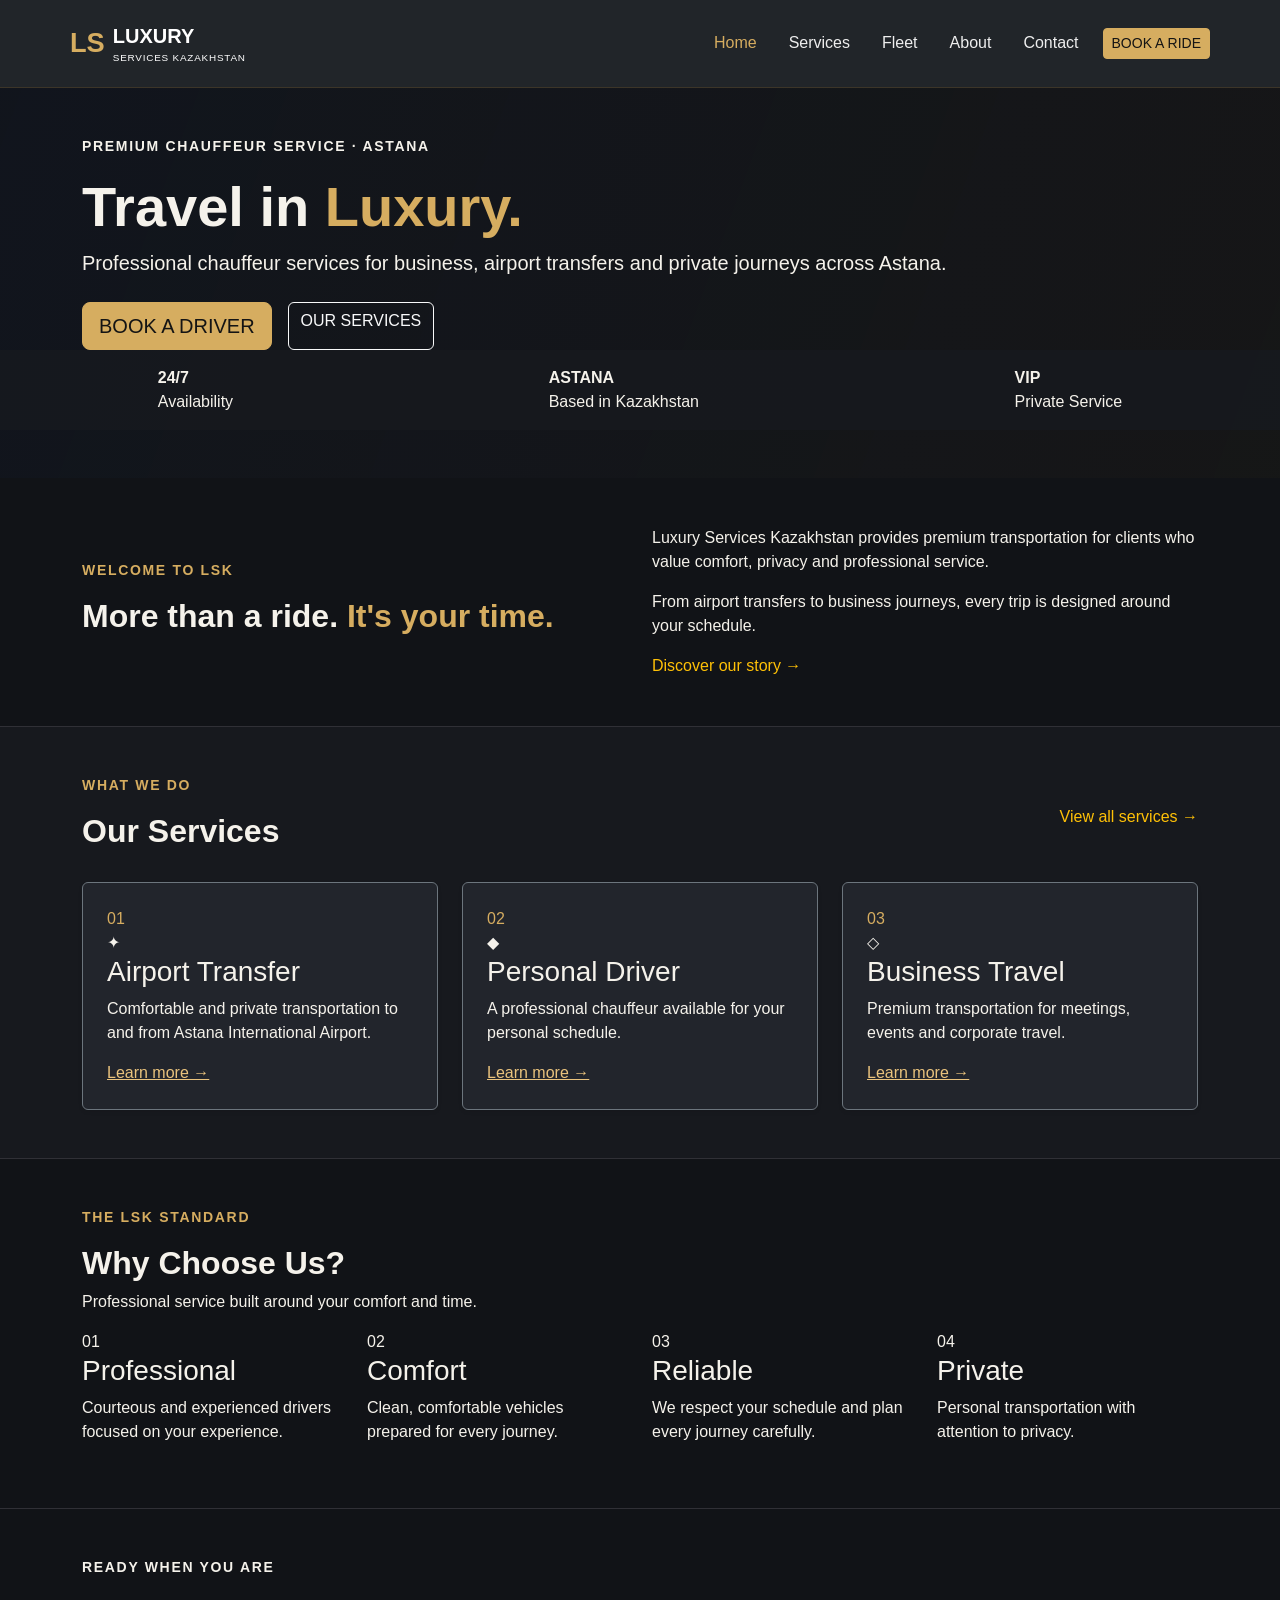
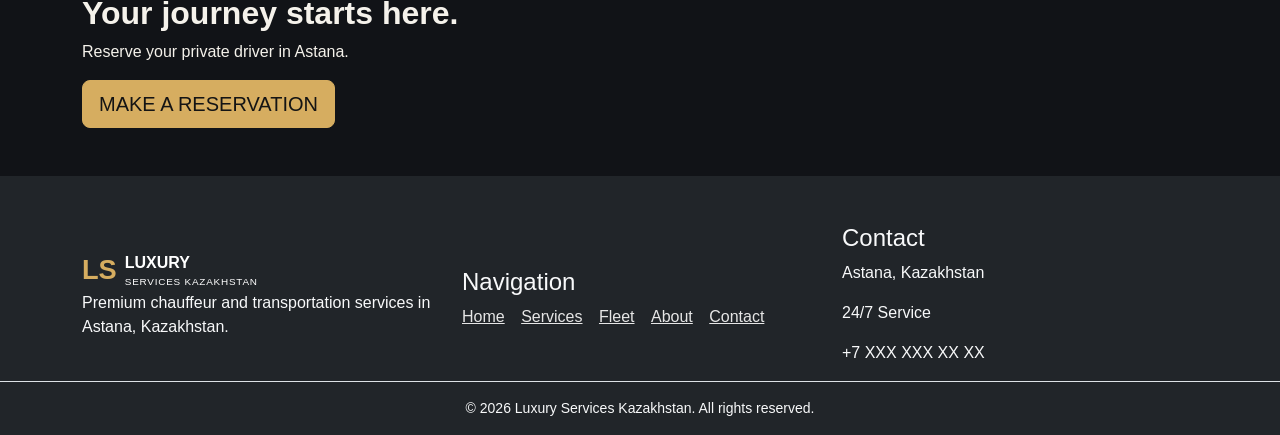
<file: index.html>
<!DOCTYPE html>

<html lang="en">
<head><!-- Bootstrap 5.3.3 via CDN --><link href="https://cdn.jsdelivr.net/npm/bootstrap@5.3.3/dist/css/bootstrap.min.css" rel="stylesheet"/>
<meta charset="utf-8"/>
<meta content="width=device-width, initial-scale=1.0" name="viewport"/>
<title>Luxury Services Kazakhstan | Premium Chauffeur</title>
<link href="style.css" rel="stylesheet"/></head>
<body>
<header class="header navbar-dark bg-dark">
<div class="container nav navbar navbar-expand-lg py-3 gap-3 w-100" data-bs-theme="dark">
<a class="logo navbar-brand d-flex align-items-center gap-2 me-auto" href="index.html">
<span>LS</span>
<div>
<strong>LUXURY</strong>
<small>SERVICES KAZAKHSTAN</small>
</div>
</a>
<button aria-controls="mainNavigation" aria-expanded="false" aria-label="Toggle navigation" class="navbar-toggler" data-bs-target="#mainNavigation" data-bs-toggle="collapse" type="button"><span class="navbar-toggler-icon"></span></button><nav class="collapse navbar-collapse justify-content-end gap-lg-3" id="mainNavigation">
<a class="active nav-link px-2" href="index.html">Home</a>
<a class="nav-link px-2" href="services.html">Services</a>
<a class="nav-link px-2" href="fleet.html">Fleet</a>
<a class="nav-link px-2" href="about.html">About</a>
<a class="nav-link px-2" href="contact.html">Contact</a>
</nav>
<a class="btn btn-warning btn-sm d-none d-lg-inline-block" href="contact.html">
            BOOK A RIDE
        </a>
</div>
</header>
<main>
<section class="hero py-5">
<div class="hero-content container w-100">
<p class="eyebrow small fw-semibold text-uppercase">PREMIUM CHAUFFEUR SERVICE · ASTANA</p>
<h1 class="display-4 fw-bold">
            Travel in
            <span>Luxury.</span>
</h1>
<p class="hero-text lead">
            Professional chauffeur services for business,
            airport transfers and private journeys across Astana.
        </p>
<div class="d-flex flex-wrap gap-3 mt-4">
<a class="btn btn-warning btn-lg" href="contact.html">
                BOOK A DRIVER
            </a>
<a class="btn btn-outline-light" href="services.html">
                OUR SERVICES
            </a>
</div>
</div>
<div class="hero-bottom container-fluid d-flex flex-wrap justify-content-around gap-4 py-3">
<div>
<strong>24/7</strong>
<span>Availability</span>
</div>
<div>
<strong>ASTANA</strong>
<span>Based in Kazakhstan</span>
</div>
<div>
<strong>VIP</strong>
<span>Private Service</span>
</div>
</div>
</section>
<section class="intro section py-5">
<div class="container w-100"><div class="row g-4 align-items-center">
<div class="col-12 col-md-6">
<p class="eyebrow gold small fw-semibold text-uppercase">WELCOME TO LSK</p>
<h2 class="fw-semibold">
                More than a ride.
                <span>It's your time.</span>
</h2>
</div>
<div class="col-12 col-md-6">
<p>
                Luxury Services Kazakhstan provides premium
                transportation for clients who value comfort,
                privacy and professional service.
            </p>
<p>
                From airport transfers to business journeys,
                every trip is designed around your schedule.
            </p>
<a class="text-link link-warning text-decoration-none" href="about.html">
                Discover our story →
            </a>
</div>
</div></div>
</section>
<section class="services-preview section dark-section py-5">
<div class="container w-100">
<div class="section-heading d-flex flex-wrap justify-content-between align-items-center gap-3 mb-4">
<div>
<p class="eyebrow gold small fw-semibold text-uppercase">WHAT WE DO</p>
<h2 class="fw-semibold">Our Services</h2>
</div>
<a class="text-link link-warning text-decoration-none" href="services.html">
                View all services →
            </a>
</div>
<div class="row g-4">
<!-- Bootstrap card component: adapted with chauffeur service descriptions and numbering --><div class="col-12 col-md-6 col-lg-4"><article class="service-card card p-4 shadow-sm border-secondary h-100">
<span class="service-number">01</span>
<div class="service-icon">✦</div>
<h3>Airport Transfer</h3>
<p>
                    Comfortable and private transportation
                    to and from Astana International Airport.
                </p>
<a href="services.html">Learn more →</a>
</article></div>
<!-- Bootstrap card component: adapted with chauffeur service descriptions and numbering --><div class="col-12 col-md-6 col-lg-4"><article class="service-card card p-4 shadow-sm border-secondary h-100">
<span class="service-number">02</span>
<div class="service-icon">◆</div>
<h3>Personal Driver</h3>
<p>
                    A professional chauffeur available
                    for your personal schedule.
                </p>
<a href="services.html">Learn more →</a>
</article></div>
<!-- Bootstrap card component: adapted with chauffeur service descriptions and numbering --><div class="col-12 col-md-6 col-lg-4"><article class="service-card card p-4 shadow-sm border-secondary h-100">
<span class="service-number">03</span>
<div class="service-icon">◇</div>
<h3>Business Travel</h3>
<p>
                    Premium transportation for meetings,
                    events and corporate travel.
                </p>
<a href="services.html">Learn more →</a>
</article></div>
</div>
</div>
</section>
<section class="why section py-5">
<div class="container w-100">
<div class="center-heading">
<p class="eyebrow gold small fw-semibold text-uppercase">THE LSK STANDARD</p>
<h2 class="fw-semibold">Why Choose Us?</h2>
<p>
                Professional service built around
                your comfort and time.
            </p>
</div>
<div class="features row g-4">
<div class="col-12 col-md-6 col-lg-3">
<span>01</span>
<h3>Professional</h3>
<p>
                    Courteous and experienced drivers
                    focused on your experience.
                </p>
</div>
<div class="col-12 col-md-6 col-lg-3">
<span>02</span>
<h3>Comfort</h3>
<p>
                    Clean, comfortable vehicles
                    prepared for every journey.
                </p>
</div>
<div class="col-12 col-md-6 col-lg-3">
<span>03</span>
<h3>Reliable</h3>
<p>
                    We respect your schedule
                    and plan every journey carefully.
                </p>
</div>
<div class="col-12 col-md-6 col-lg-3">
<span>04</span>
<h3>Private</h3>
<p>
                    Personal transportation
                    with attention to privacy.
                </p>
</div>
</div>
</div>
</section>
<section class="cta py-5">
<div class="container cta-content w-100">
<p class="eyebrow small fw-semibold text-uppercase">READY WHEN YOU ARE</p>
<h2 class="fw-semibold">Your journey starts here.</h2>
<p>
            Reserve your private driver in Astana.
        </p>
<a class="btn btn-warning btn-lg" href="contact.html">
            MAKE A RESERVATION
        </a>
</div>
</section>
</main>
<footer class="footer bg-dark text-light pt-5">
<div class="container w-100"><div class="row g-4 align-items-center">
<div class="footer-brand col-12 col-md-4">
<div class="logo d-flex align-items-center gap-2">
<span class="">LS</span>
<div class="">
<strong>LUXURY</strong>
<small>SERVICES KAZAKHSTAN</small>
</div>
</div>
<p>
                Premium chauffeur and transportation
                services in Astana, Kazakhstan.
            </p>
</div>
<div class="col-12 col-md-4">
<h4>Navigation</h4>
<a href="index.html">Home</a>
<a href="services.html">Services</a>
<a href="fleet.html">Fleet</a>
<a href="about.html">About</a>
<a href="contact.html">Contact</a>
</div>
<div class="col-12 col-md-4">
<h4>Contact</h4>
<p>Astana, Kazakhstan</p>
<p>24/7 Service</p>
<p>+7 XXX XXX XX XX</p>
</div>
</div></div>
<div class="copyright text-center small py-3 border-top">
        © 2026 Luxury Services Kazakhstan. All rights reserved.
    </div>
</footer>
<script src="https://cdn.jsdelivr.net/npm/bootstrap@5.3.3/dist/js/bootstrap.bundle.min.js"></script></body>
</html>
</file>
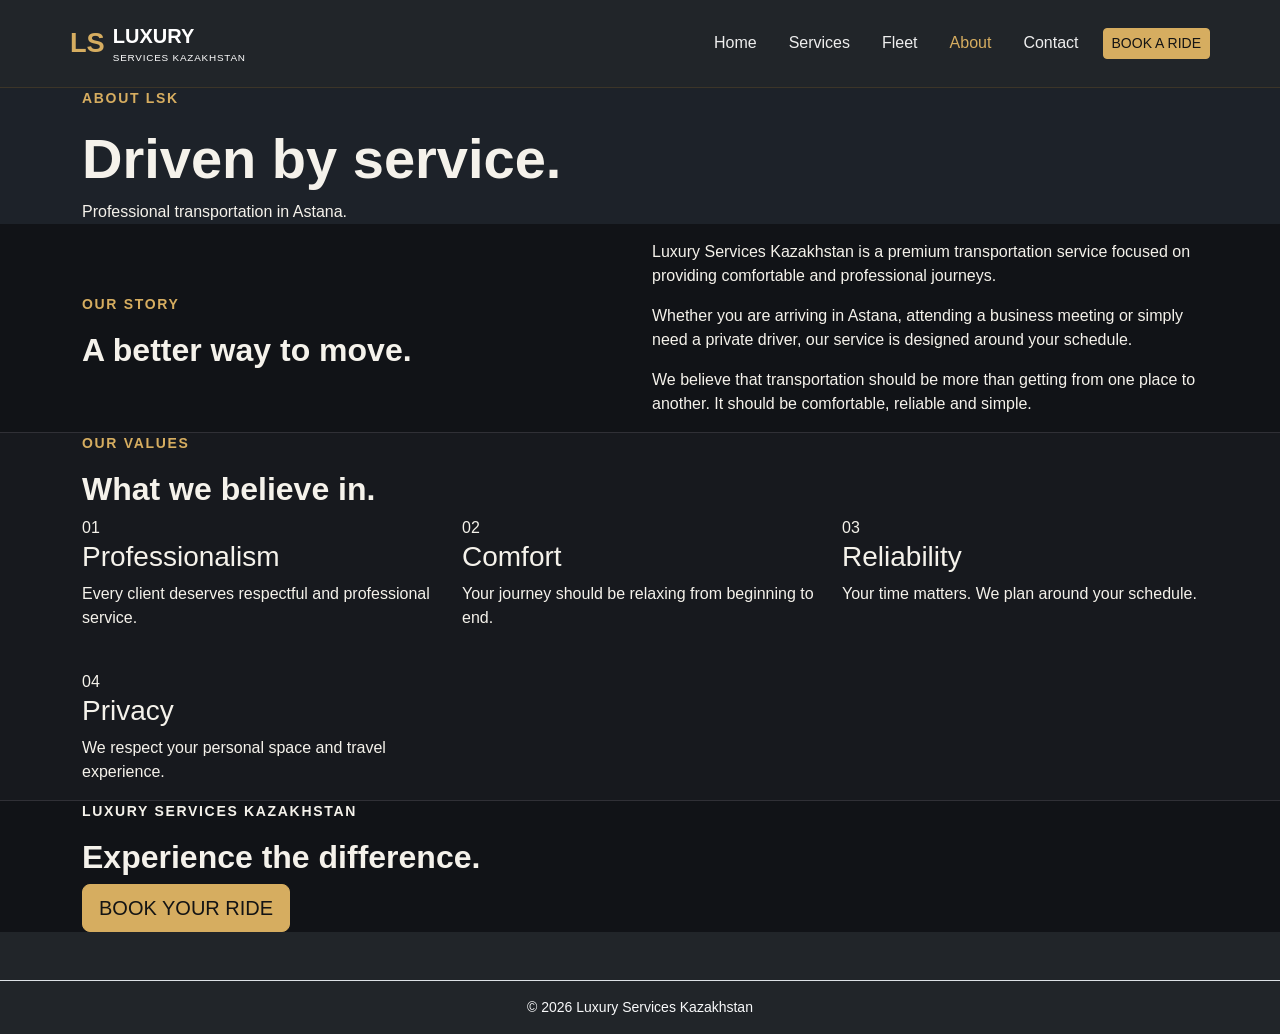
<file: about.html>
<!DOCTYPE html>

<html lang="en">
<head><!-- Bootstrap 5.3.3 via CDN --><link href="https://cdn.jsdelivr.net/npm/bootstrap@5.3.3/dist/css/bootstrap.min.css" rel="stylesheet"/>
<meta charset="utf-8"/>
<meta content="width=device-width, initial-scale=1.0" name="viewport"/>
<title>About | Luxury Services Kazakhstan</title>
<link href="style.css" rel="stylesheet"/></head>
<body>
<header class="header navbar-dark bg-dark">
<div class="container nav navbar navbar-expand-lg py-3 gap-3 w-100" data-bs-theme="dark">
<a class="logo navbar-brand d-flex align-items-center gap-2 me-auto" href="index.html">
<span>LS</span>
<div>
<strong>LUXURY</strong>
<small>SERVICES KAZAKHSTAN</small>
</div>
</a>
<button aria-controls="mainNavigation" aria-expanded="false" aria-label="Toggle navigation" class="navbar-toggler" data-bs-target="#mainNavigation" data-bs-toggle="collapse" type="button"><span class="navbar-toggler-icon"></span></button><nav class="collapse navbar-collapse justify-content-end gap-lg-3" id="mainNavigation">
<a class="nav-link px-2" href="index.html">Home</a>
<a class="nav-link px-2" href="services.html">Services</a>
<a class="nav-link px-2" href="fleet.html">Fleet</a>
<a class="active nav-link px-2" href="about.html">About</a>
<a class="nav-link px-2" href="contact.html">Contact</a>
</nav>
<a class="btn btn-warning btn-sm d-none d-lg-inline-block" href="contact.html">
            BOOK A RIDE
        </a>
</div>
</header>
<section class="page-hero">
<div class="container w-100">
<p class="eyebrow gold small fw-semibold text-uppercase">ABOUT LSK</p>
<h1 class="display-4 fw-bold">Driven by service.</h1>
<p>
            Professional transportation in Astana.
        </p>
</div>
</section>
<section class="section">
<div class="container w-100"><div class="row g-4 align-items-center">
<div class="col-12 col-md-6">
<p class="eyebrow gold small fw-semibold text-uppercase">
                OUR STORY
            </p>
<h2 class="fw-semibold">
                A better way
                to move.
            </h2>
</div>
<div class="about-text col-12 col-md-6">
<p>
                Luxury Services Kazakhstan is a premium
                transportation service focused on providing
                comfortable and professional journeys.
            </p>
<p>
                Whether you are arriving in Astana,
                attending a business meeting or simply
                need a private driver, our service is
                designed around your schedule.
            </p>
<p>
                We believe that transportation should be
                more than getting from one place to another.
                It should be comfortable, reliable and simple.
            </p>
</div>
</div></div>
</section>
<section class="dark-section section">
<div class="container w-100">
<div class="center-heading">
<p class="eyebrow gold small fw-semibold text-uppercase">
                OUR VALUES
            </p>
<h2 class="fw-semibold">What we believe in.</h2>
</div>
<div class="row g-4">
<div class="value col-12 col-md-6 col-lg-4">
<span>01</span>
<h3>Professionalism</h3>
<p>
                    Every client deserves respectful
                    and professional service.
                </p>
</div>
<div class="value col-12 col-md-6 col-lg-4">
<span>02</span>
<h3>Comfort</h3>
<p>
                    Your journey should be relaxing
                    from beginning to end.
                </p>
</div>
<div class="value col-12 col-md-6 col-lg-4">
<span>03</span>
<h3>Reliability</h3>
<p>
                    Your time matters.
                    We plan around your schedule.
                </p>
</div>
<div class="value col-12 col-md-6 col-lg-4">
<span>04</span>
<h3>Privacy</h3>
<p>
                    We respect your personal space
                    and travel experience.
                </p>
</div>
</div>
</div>
</section>
<section class="cta">
<div class="container cta-content w-100">
<p class="eyebrow small fw-semibold text-uppercase">LUXURY SERVICES KAZAKHSTAN</p>
<h2 class="fw-semibold">Experience the difference.</h2>
<a class="btn btn-warning btn-lg" href="contact.html">
            BOOK YOUR RIDE
        </a>
</div>
</section>
<footer class="footer bg-dark text-light pt-5">
<div class="copyright text-center small py-3 border-top">
        © 2026 Luxury Services Kazakhstan
    </div>
</footer>
<script src="https://cdn.jsdelivr.net/npm/bootstrap@5.3.3/dist/js/bootstrap.bundle.min.js"></script></body>
</html>
</file>
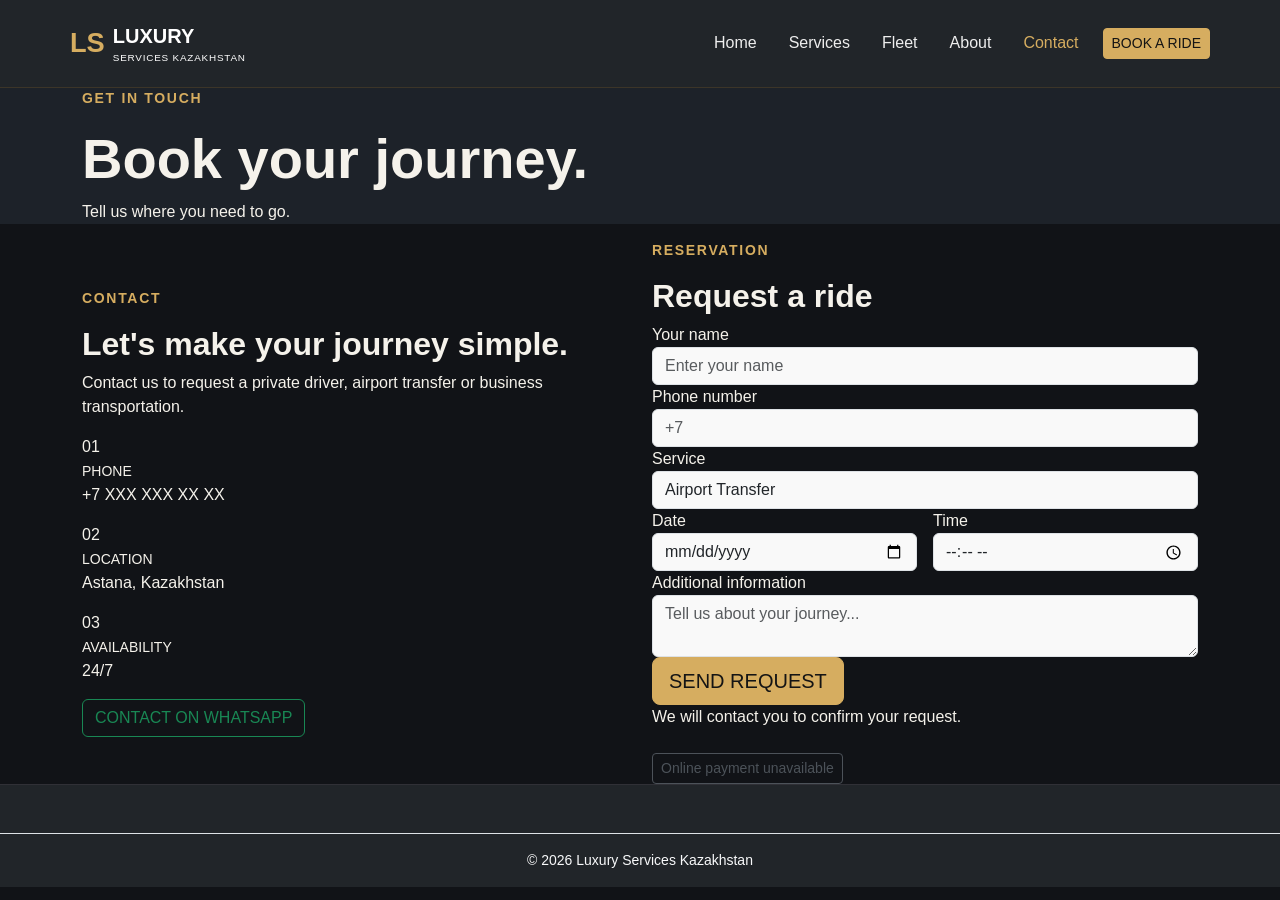
<file: contact.html>
<!DOCTYPE html>

<html lang="en">
<head><!-- Bootstrap 5.3.3 via CDN --><link href="https://cdn.jsdelivr.net/npm/bootstrap@5.3.3/dist/css/bootstrap.min.css" rel="stylesheet"/>
<meta charset="utf-8"/>
<meta content="width=device-width, initial-scale=1.0" name="viewport"/>
<title>Contact | Luxury Services Kazakhstan</title>
<link href="style.css" rel="stylesheet"/></head>
<body>
<header class="header navbar-dark bg-dark">
<div class="container nav navbar navbar-expand-lg py-3 gap-3 w-100" data-bs-theme="dark">
<a class="logo navbar-brand d-flex align-items-center gap-2 me-auto" href="index.html">
<span>LS</span>
<div>
<strong>LUXURY</strong>
<small>SERVICES KAZAKHSTAN</small>
</div>
</a>
<button aria-controls="mainNavigation" aria-expanded="false" aria-label="Toggle navigation" class="navbar-toggler" data-bs-target="#mainNavigation" data-bs-toggle="collapse" type="button"><span class="navbar-toggler-icon"></span></button><nav class="collapse navbar-collapse justify-content-end gap-lg-3" id="mainNavigation">
<a class="nav-link px-2" href="index.html">Home</a>
<a class="nav-link px-2" href="services.html">Services</a>
<a class="nav-link px-2" href="fleet.html">Fleet</a>
<a class="nav-link px-2" href="about.html">About</a>
<a class="active nav-link px-2" href="contact.html">Contact</a>
</nav>
<a class="btn btn-warning btn-sm d-none d-lg-inline-block" href="contact.html">
            BOOK A RIDE
        </a>
</div>
</header>
<section class="page-hero">
<div class="container w-100">
<p class="eyebrow gold small fw-semibold text-uppercase">GET IN TOUCH</p>
<h1 class="display-4 fw-bold">Book your journey.</h1>
<p>
            Tell us where you need to go.
        </p>
</div>
</section>
<section class="section">
<div class="container w-100"><div class="row g-4 align-items-center">
<div class="contact-info col-12 col-md-6">
<p class="eyebrow gold small fw-semibold text-uppercase">
                CONTACT
            </p>
<h2 class="fw-semibold">
                Let's make
                your journey simple.
            </h2>
<p>
                Contact us to request a private driver,
                airport transfer or business transportation.
            </p>
<div class="contact-item">
<span>01</span>
<div>
<small>PHONE</small>
<p>+7 XXX XXX XX XX</p>
</div>
</div>
<div class="contact-item">
<span>02</span>
<div>
<small>LOCATION</small>
<p>Astana, Kazakhstan</p>
</div>
</div>
<div class="contact-item">
<span>03</span>
<div>
<small>AVAILABILITY</small>
<p>24/7</p>
</div>
</div>
<a class="btn btn-outline-success" href="#">
                CONTACT ON WHATSAPP
            </a>
</div>
<form class="booking-form col-12 col-md-6">
<p class="eyebrow gold small fw-semibold text-uppercase">
                RESERVATION
            </p>
<h2 class="fw-semibold">Request a ride</h2>
<label>
                Your name
            </label>
<input class="form-control" placeholder="Enter your name" type="text"/>
<label>
                Phone number
            </label>
<input class="form-control" placeholder="+7" type="tel"/>
<label>
                Service
            </label>
<select class="form-select">
<option>
                    Airport Transfer
                </option>
<option>
                    Personal Driver
                </option>
<option>
                    Business Travel
                </option>
<option>
                    City Transfer
                </option>
</select>
<div class="row g-3">
<div class="col-12 col-md-6">
<label>
                        Date
                    </label>
<input class="form-control" type="date"/>
</div>
<div class="col-12 col-md-6">
<label>
                        Time
                    </label>
<input class="form-control" type="time"/>
</div>
</div>
<label>
                Additional information
            </label>
<textarea class="form-control" placeholder="Tell us about your journey..."></textarea>
<button class="btn btn-warning btn-lg" type="submit">
                SEND REQUEST
            </button>
<p class="form-note">
                We will contact you to confirm your request.
            </p>
<button class="btn btn-outline-secondary btn-sm mt-2" disabled="" type="button">Online payment unavailable</button></form>
</div></div>
</section>
<footer class="footer bg-dark text-light pt-5">
<div class="copyright text-center small py-3 border-top">
        © 2026 Luxury Services Kazakhstan
    </div>
</footer>
<script src="https://cdn.jsdelivr.net/npm/bootstrap@5.3.3/dist/js/bootstrap.bundle.min.js"></script></body>
</html>
</file>
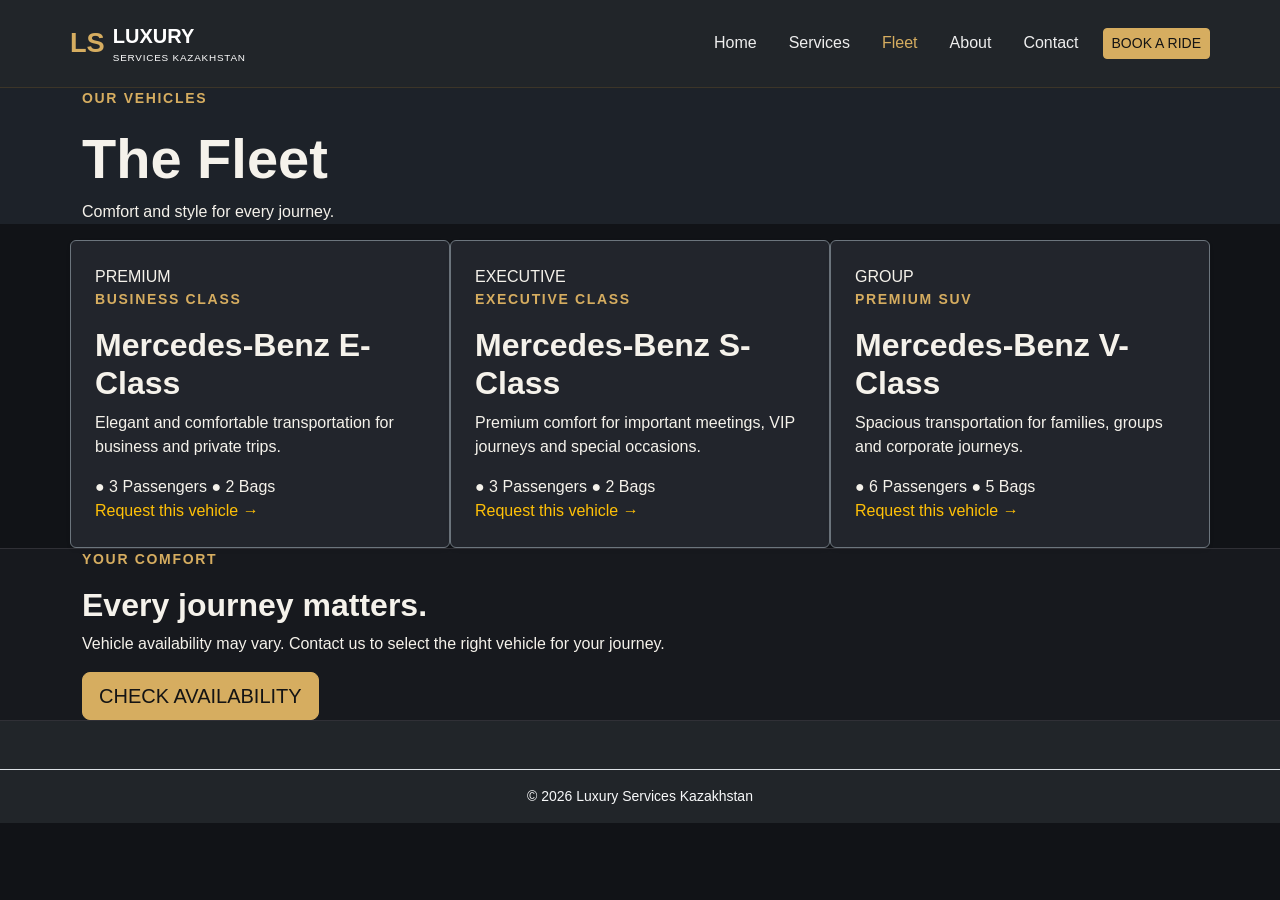
<file: fleet.html>
<!DOCTYPE html>

<html lang="en">
<head><!-- Bootstrap 5.3.3 via CDN --><link href="https://cdn.jsdelivr.net/npm/bootstrap@5.3.3/dist/css/bootstrap.min.css" rel="stylesheet"/>
<meta charset="utf-8"/>
<meta content="width=device-width, initial-scale=1.0" name="viewport"/>
<title>Fleet | Luxury Services Kazakhstan</title>
<link href="style.css" rel="stylesheet"/></head>
<body>
<header class="header navbar-dark bg-dark">
<div class="container nav navbar navbar-expand-lg py-3 gap-3 w-100" data-bs-theme="dark">
<a class="logo navbar-brand d-flex align-items-center gap-2 me-auto" href="index.html">
<span>LS</span>
<div>
<strong>LUXURY</strong>
<small>SERVICES KAZAKHSTAN</small>
</div>
</a>
<button aria-controls="mainNavigation" aria-expanded="false" aria-label="Toggle navigation" class="navbar-toggler" data-bs-target="#mainNavigation" data-bs-toggle="collapse" type="button"><span class="navbar-toggler-icon"></span></button><nav class="collapse navbar-collapse justify-content-end gap-lg-3" id="mainNavigation">
<a class="nav-link px-2" href="index.html">Home</a>
<a class="nav-link px-2" href="services.html">Services</a>
<a class="active nav-link px-2" href="fleet.html">Fleet</a>
<a class="nav-link px-2" href="about.html">About</a>
<a class="nav-link px-2" href="contact.html">Contact</a>
</nav>
<a class="btn btn-warning btn-sm d-none d-lg-inline-block" href="contact.html">
            BOOK A RIDE
        </a>
</div>
</header>
<section class="page-hero">
<div class="container w-100">
<p class="eyebrow gold small fw-semibold text-uppercase">OUR VEHICLES</p>
<h1 class="display-4 fw-bold">The Fleet</h1>
<p>
            Comfort and style for every journey.
        </p>
</div>
</section>
<section class="section">
<div class="container w-100">
<div class="row g-4">
<article class="car-card col-12 col-md-6 col-lg-4 card h-100 p-4 shadow-sm border-secondary">
<div class="car-image car-1">
<span>PREMIUM</span>
</div>
<div class="car-info">
<p class="eyebrow gold small fw-semibold text-uppercase">
                        BUSINESS CLASS
                    </p>
<h2 class="fw-semibold">Mercedes-Benz E-Class</h2>
<p>
                        Elegant and comfortable transportation
                        for business and private trips.
                    </p>
<div class="car-specs">
<span>● 3 Passengers</span>
<span>● 2 Bags</span>
</div>
<a class="text-link link-warning text-decoration-none" href="contact.html">
                        Request this vehicle →
                    </a>
</div>
</article>
<article class="car-card col-12 col-md-6 col-lg-4 card h-100 p-4 shadow-sm border-secondary">
<div class="car-image car-2">
<span>EXECUTIVE</span>
</div>
<div class="car-info">
<p class="eyebrow gold small fw-semibold text-uppercase">
                        EXECUTIVE CLASS
                    </p>
<h2 class="fw-semibold">Mercedes-Benz S-Class</h2>
<p>
                        Premium comfort for important meetings,
                        VIP journeys and special occasions.
                    </p>
<div class="car-specs">
<span>● 3 Passengers</span>
<span>● 2 Bags</span>
</div>
<a class="text-link link-warning text-decoration-none" href="contact.html">
                        Request this vehicle →
                    </a>
</div>
</article>
<article class="car-card col-12 col-md-6 col-lg-4 card h-100 p-4 shadow-sm border-secondary">
<div class="car-image car-3">
<span>GROUP</span>
</div>
<div class="car-info">
<p class="eyebrow gold small fw-semibold text-uppercase">
                        PREMIUM SUV
                    </p>
<h2 class="fw-semibold">Mercedes-Benz V-Class</h2>
<p>
                        Spacious transportation for families,
                        groups and corporate journeys.
                    </p>
<div class="car-specs">
<span>● 6 Passengers</span>
<span>● 5 Bags</span>
</div>
<a class="text-link link-warning text-decoration-none" href="contact.html">
                        Request this vehicle →
                    </a>
</div>
</article>
</div>
</div>
</section>
<section class="dark-section section">
<div class="container center-heading w-100">
<p class="eyebrow gold small fw-semibold text-uppercase">YOUR COMFORT</p>
<h2 class="fw-semibold">Every journey matters.</h2>
<p>
            Vehicle availability may vary.
            Contact us to select the right vehicle
            for your journey.
        </p>
<a class="btn btn-warning btn-lg" href="contact.html">
            CHECK AVAILABILITY
        </a>
</div>
</section>
<footer class="footer bg-dark text-light pt-5">
<div class="copyright text-center small py-3 border-top">
        © 2026 Luxury Services Kazakhstan
    </div>
</footer>
<script src="https://cdn.jsdelivr.net/npm/bootstrap@5.3.3/dist/js/bootstrap.bundle.min.js"></script></body>
</html>
</file>
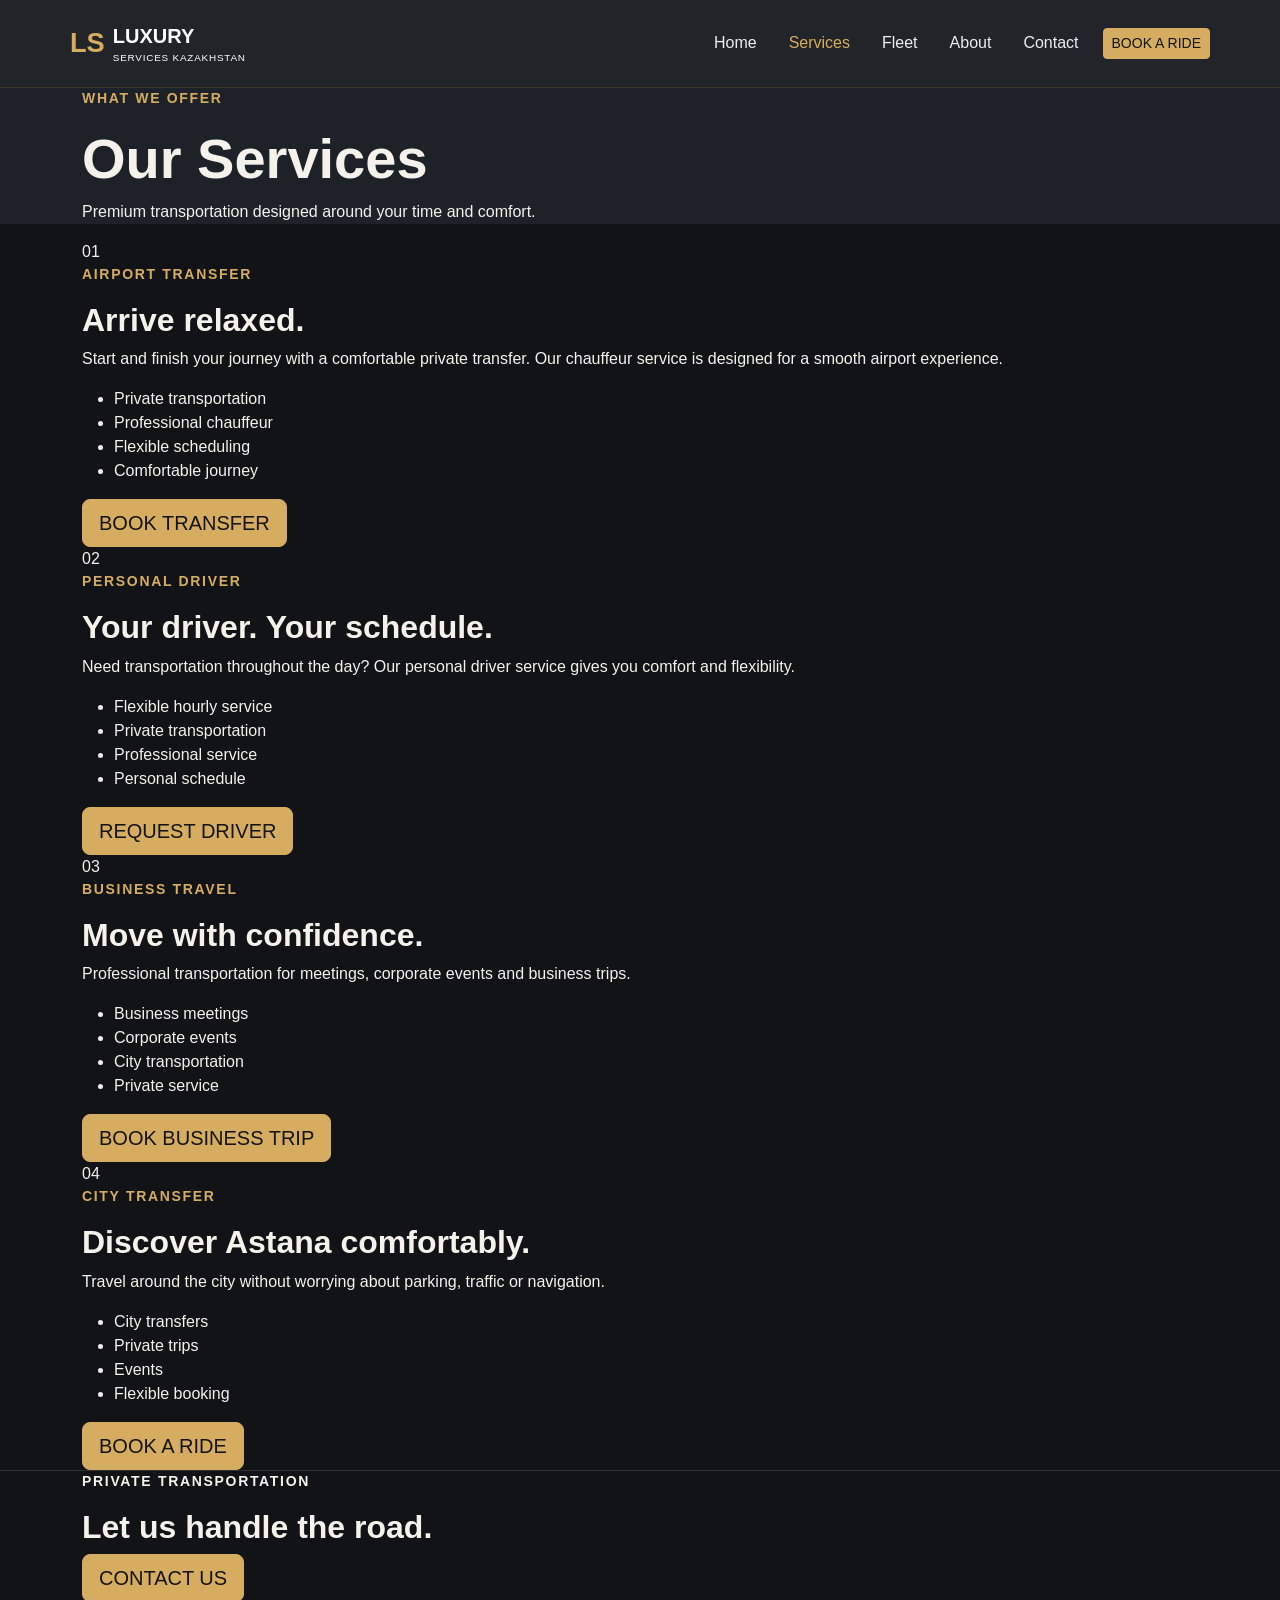
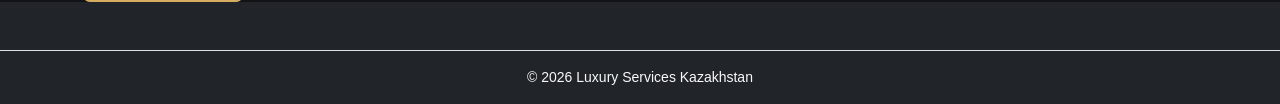
<file: services.html>
<!DOCTYPE html>

<html lang="en">
<head><!-- Bootstrap 5.3.3 via CDN --><link href="https://cdn.jsdelivr.net/npm/bootstrap@5.3.3/dist/css/bootstrap.min.css" rel="stylesheet"/>
<meta charset="utf-8"/>
<meta content="width=device-width, initial-scale=1.0" name="viewport"/>
<title>Services | Luxury Services Kazakhstan</title>
<link href="style.css" rel="stylesheet"/></head>
<body>
<header class="header navbar-dark bg-dark">
<div class="container nav navbar navbar-expand-lg py-3 gap-3 w-100" data-bs-theme="dark">
<a class="logo navbar-brand d-flex align-items-center gap-2 me-auto" href="index.html">
<span>LS</span>
<div>
<strong>LUXURY</strong>
<small>SERVICES KAZAKHSTAN</small>
</div>
</a>
<button aria-controls="mainNavigation" aria-expanded="false" aria-label="Toggle navigation" class="navbar-toggler" data-bs-target="#mainNavigation" data-bs-toggle="collapse" type="button"><span class="navbar-toggler-icon"></span></button><nav class="collapse navbar-collapse justify-content-end gap-lg-3" id="mainNavigation">
<a class="nav-link px-2" href="index.html">Home</a>
<a class="active nav-link px-2" href="services.html">Services</a>
<a class="nav-link px-2" href="fleet.html">Fleet</a>
<a class="nav-link px-2" href="about.html">About</a>
<a class="nav-link px-2" href="contact.html">Contact</a>
</nav>
<a class="btn btn-warning btn-sm d-none d-lg-inline-block" href="contact.html">
            BOOK A RIDE
        </a>
</div>
</header>
<section class="page-hero">
<div class="container w-100">
<p class="eyebrow gold small fw-semibold text-uppercase">WHAT WE OFFER</p>
<h1 class="display-4 fw-bold">Our Services</h1>
<p>
            Premium transportation designed around
            your time and comfort.
        </p>
</div>
</section>
<section class="section">
<div class="container w-100">
<div class="large-service">
<div class="service-image airport">
<span>01</span>
</div>
<div class="large-service-content">
<p class="eyebrow gold small fw-semibold text-uppercase">
                    AIRPORT TRANSFER
                </p>
<h2 class="fw-semibold">Arrive relaxed.</h2>
<p>
                    Start and finish your journey with
                    a comfortable private transfer.
                    Our chauffeur service is designed
                    for a smooth airport experience.
                </p>
<ul>
<li>Private transportation</li>
<li>Professional chauffeur</li>
<li>Flexible scheduling</li>
<li>Comfortable journey</li>
</ul>
<a class="btn btn-warning btn-lg" href="contact.html">
                    BOOK TRANSFER
                </a>
</div>
</div>
<div class="large-service reverse">
<div class="service-image driver">
<span>02</span>
</div>
<div class="large-service-content">
<p class="eyebrow gold small fw-semibold text-uppercase">
                    PERSONAL DRIVER
                </p>
<h2 class="fw-semibold">Your driver. Your schedule.</h2>
<p>
                    Need transportation throughout
                    the day? Our personal driver service
                    gives you comfort and flexibility.
                </p>
<ul>
<li>Flexible hourly service</li>
<li>Private transportation</li>
<li>Professional service</li>
<li>Personal schedule</li>
</ul>
<a class="btn btn-warning btn-lg" href="contact.html">
                    REQUEST DRIVER
                </a>
</div>
</div>
<div class="large-service">
<div class="service-image business">
<span>03</span>
</div>
<div class="large-service-content">
<p class="eyebrow gold small fw-semibold text-uppercase">
                    BUSINESS TRAVEL
                </p>
<h2 class="fw-semibold">Move with confidence.</h2>
<p>
                    Professional transportation
                    for meetings, corporate events
                    and business trips.
                </p>
<ul>
<li>Business meetings</li>
<li>Corporate events</li>
<li>City transportation</li>
<li>Private service</li>
</ul>
<a class="btn btn-warning btn-lg" href="contact.html">
                    BOOK BUSINESS TRIP
                </a>
</div>
</div>
<div class="large-service reverse">
<div class="service-image city">
<span>04</span>
</div>
<div class="large-service-content">
<p class="eyebrow gold small fw-semibold text-uppercase">
                    CITY TRANSFER
                </p>
<h2 class="fw-semibold">Discover Astana comfortably.</h2>
<p>
                    Travel around the city without
                    worrying about parking, traffic
                    or navigation.
                </p>
<ul>
<li>City transfers</li>
<li>Private trips</li>
<li>Events</li>
<li>Flexible booking</li>
</ul>
<a class="btn btn-warning btn-lg" href="contact.html">
                    BOOK A RIDE
                </a>
</div>
</div>
</div>
</section>
<section class="cta">
<div class="container cta-content w-100">
<p class="eyebrow small fw-semibold text-uppercase">PRIVATE TRANSPORTATION</p>
<h2 class="fw-semibold">Let us handle the road.</h2>
<a class="btn btn-warning btn-lg" href="contact.html">
            CONTACT US
        </a>
</div>
</section>
<footer class="footer bg-dark text-light pt-5">
<div class="copyright text-center small py-3 border-top">
        © 2026 Luxury Services Kazakhstan
    </div>
</footer>
<script src="https://cdn.jsdelivr.net/npm/bootstrap@5.3.3/dist/js/bootstrap.bundle.min.js"></script></body>
</html>
</file>
<file: style.css>
/* Assignment 3: Bootstrap handles grid, navigation, spacing and buttons. */
:root { --brand-gold: #d6ad60; }
body { background: #111317; color: #f5f2eb; font-family: Arial, sans-serif; }
a { color: var(--brand-gold); }
a:hover { color: #f1d49b; }
.header { background: #101115; border-bottom: 1px solid #3c3528; }
.logo { color: #fff; text-decoration: none; }
.logo > span { color: var(--brand-gold); font-size: 1.7rem; font-weight: 800; }
.logo small { display: block; font-size: .62rem; letter-spacing: .08em; }
.nav-link { color: #eee; }
.nav-link:hover, .nav-link.active { color: var(--brand-gold); }
.hero { background: linear-gradient(110deg,#11151deF,#171717cf),url('https://images.unsplash.com/photo-1563720223185-11003d516935?auto=format&fit=crop&w=1600&q=80') center/cover; }
.page-hero { background: #1d2229; }
.dark-section, .footer { background: #17191e; }
.hero h1 span, h2 span, .gold, .service-number { color: var(--brand-gold); }
.eyebrow { letter-spacing: .12em; }
.section { border-bottom: 1px solid #303036; }
.card { background: #22252c; color: #f5f2eb; }
.btn-warning { background: var(--brand-gold); border-color: var(--brand-gold); color: #141414; }
.btn-warning:hover { background: #edcb89; border-color: #edcb89; }
.form-control, .form-select { background: #f9f9f9; }
.footer a { color: #e6e6e6; }
.hero-bottom { background: #17191ecc; }
.hero-bottom span { display: block; }
img { max-width: 100%; height: auto; }
/* Small brand correction: allow long headings and links to wrap on phones. */
h1,h2,h3,p,a { overflow-wrap: anywhere; }

/* Keep footer links legible and separated without custom layout. */
.footer a { display: inline-block; margin-right: .75rem; margin-bottom: .5rem; }
.navbar-brand { white-space: normal; }
.card a { color: #eac37d; }
</file>
